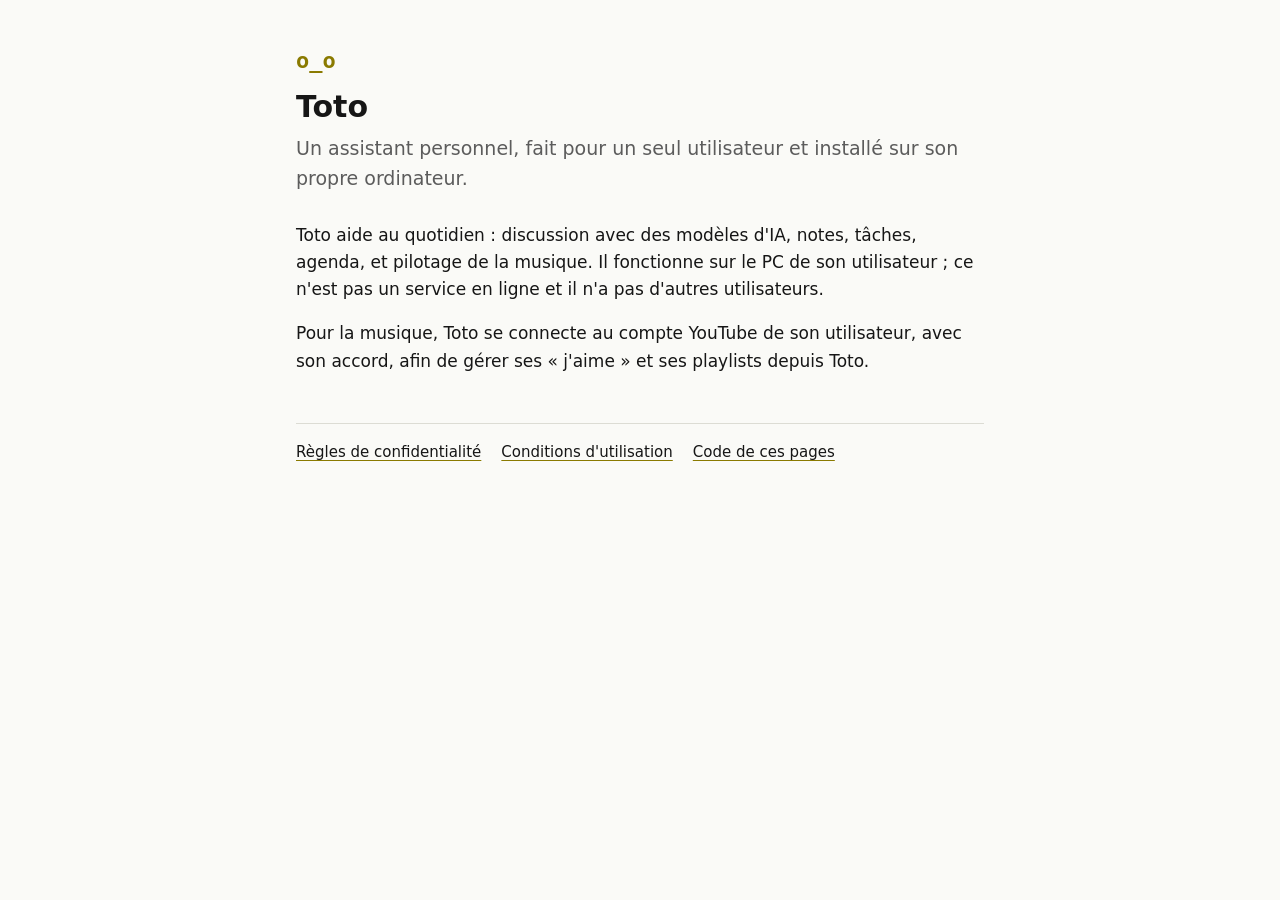
<file: index.html>
<!doctype html>
<html lang="fr">
<head>
<meta charset="utf-8">
<meta name="viewport" content="width=device-width, initial-scale=1">
<title>Toto</title>
<meta name="description" content="Toto, un assistant personnel qui fonctionne sur le PC de son utilisateur.">
<link rel="stylesheet" href="style.css">
</head>
<body>
<main>
  <p class="face" aria-hidden="true">o_o</p>
  <h1>Toto</h1>
  <p class="lead">Un assistant personnel, fait pour un seul utilisateur et installé sur son propre ordinateur.</p>
  <p>Toto aide au quotidien : discussion avec des modèles d'IA, notes, tâches, agenda, et pilotage de la musique.
    Il fonctionne sur le PC de son utilisateur ; ce n'est pas un service en ligne et il n'a pas d'autres utilisateurs.</p>
  <p>Pour la musique, Toto se connecte au compte YouTube de son utilisateur, avec son accord, afin de gérer ses
    « j'aime » et ses playlists depuis Toto.</p>
  <nav>
    <a href="confidentialite.html">Règles de confidentialité</a>
    <a href="conditions.html">Conditions d'utilisation</a>
    <a href="https://github.com/jcommej/toto-legal">Code de ces pages</a>
  </nav>
</main>
</body>
</html>
</file>
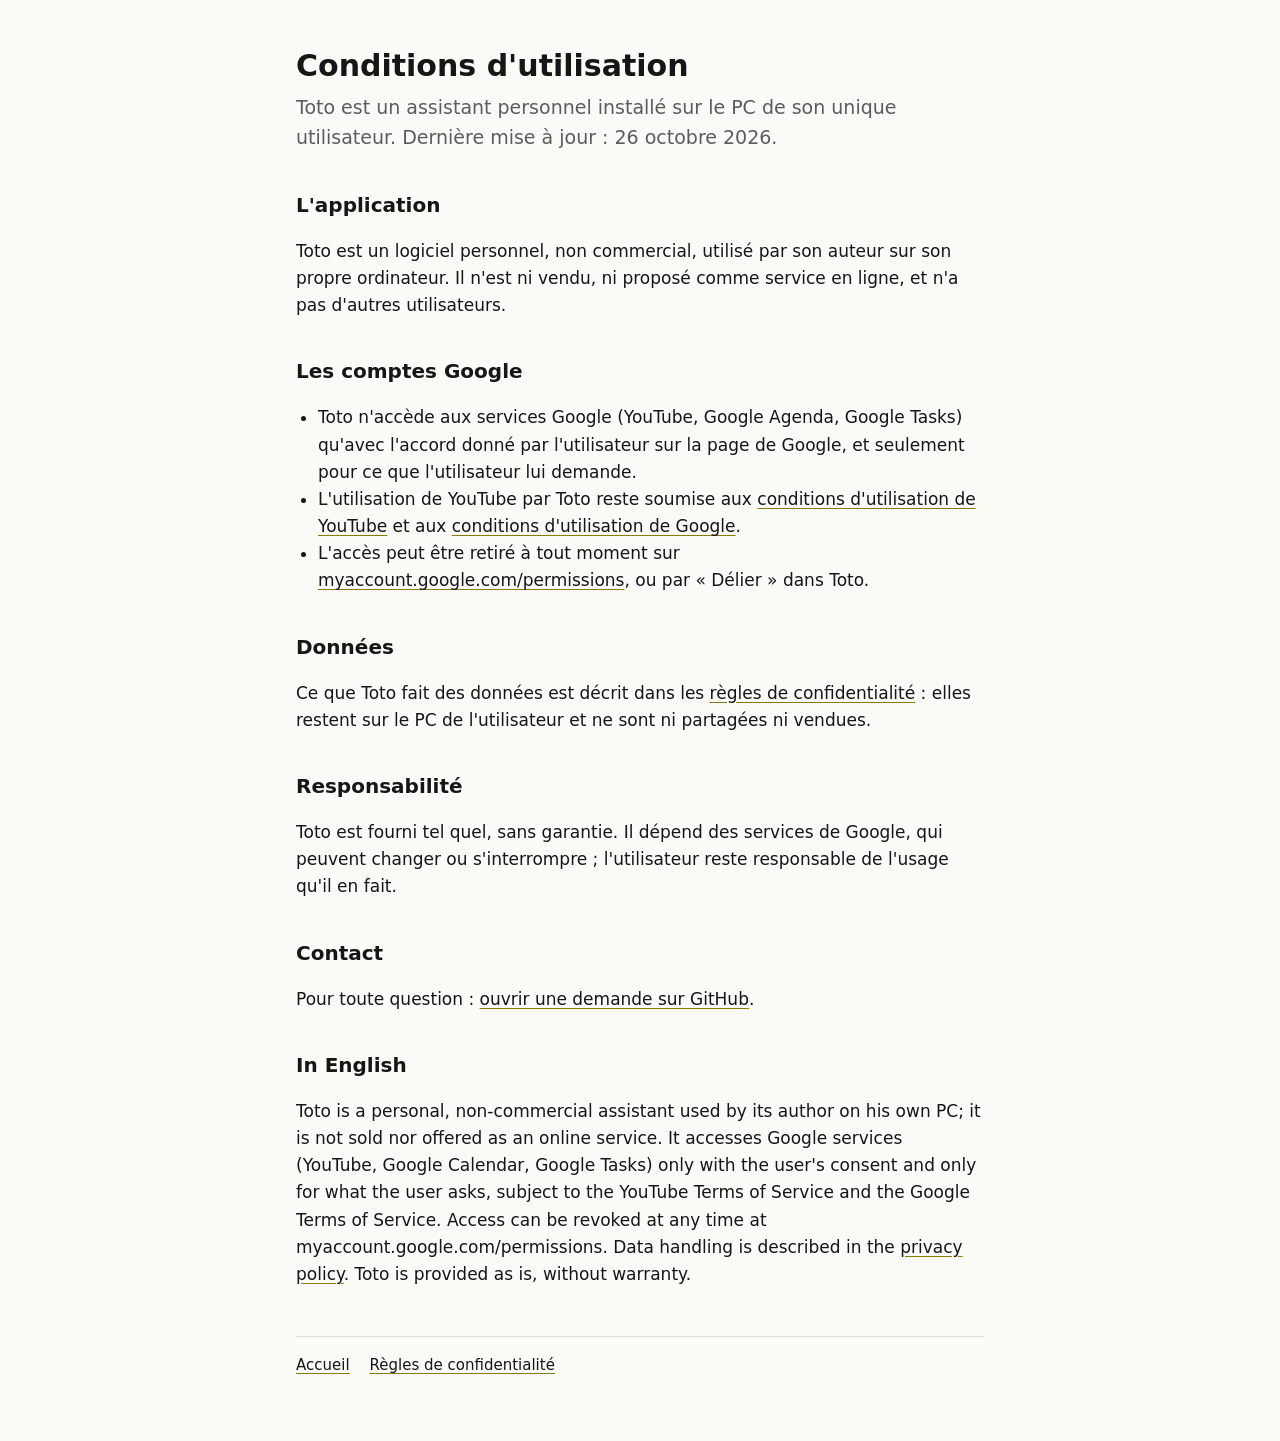
<file: conditions.html>
<!doctype html>
<html lang="fr">
<head>
<meta charset="utf-8">
<meta name="viewport" content="width=device-width, initial-scale=1">
<title>Conditions d'utilisation · Toto</title>
<meta name="description" content="Conditions d'utilisation de Toto, assistant personnel installé sur le PC de son utilisateur.">
<link rel="stylesheet" href="style.css">
</head>
<body>
<main>
  <h1>Conditions d'utilisation</h1>
  <p class="lead">Toto est un assistant personnel installé sur le PC de son unique utilisateur. Dernière mise à jour :
    26 octobre 2026.</p>

  <h2>L'application</h2>
  <p>Toto est un logiciel personnel, non commercial, utilisé par son auteur sur son propre ordinateur. Il n'est ni
    vendu, ni proposé comme service en ligne, et n'a pas d'autres utilisateurs.</p>

  <h2>Les comptes Google</h2>
  <ul>
    <li>Toto n'accède aux services Google (YouTube, Google Agenda, Google Tasks) qu'avec l'accord donné par
      l'utilisateur sur la page de Google, et seulement pour ce que l'utilisateur lui demande.</li>
    <li>L'utilisation de YouTube par Toto reste soumise aux
      <a href="https://www.youtube.com/t/terms">conditions d'utilisation de YouTube</a> et aux
      <a href="https://policies.google.com/terms">conditions d'utilisation de Google</a>.</li>
    <li>L'accès peut être retiré à tout moment sur
      <a href="https://myaccount.google.com/permissions">myaccount.google.com/permissions</a>, ou par « Délier » dans
      Toto.</li>
  </ul>

  <h2>Données</h2>
  <p>Ce que Toto fait des données est décrit dans les <a href="confidentialite.html">règles de confidentialité</a> :
    elles restent sur le PC de l'utilisateur et ne sont ni partagées ni vendues.</p>

  <h2>Responsabilité</h2>
  <p>Toto est fourni tel quel, sans garantie. Il dépend des services de Google, qui peuvent changer ou s'interrompre ;
    l'utilisateur reste responsable de l'usage qu'il en fait.</p>

  <h2>Contact</h2>
  <p>Pour toute question : <a href="https://github.com/jcommej/toto-legal/issues">ouvrir une demande sur GitHub</a>.</p>

  <h2 lang="en">In English</h2>
  <p lang="en">Toto is a personal, non-commercial assistant used by its author on his own PC; it is not sold nor offered
    as an online service. It accesses Google services (YouTube, Google Calendar, Google Tasks) only with the user's
    consent and only for what the user asks, subject to the YouTube Terms of Service and the Google Terms of Service.
    Access can be revoked at any time at myaccount.google.com/permissions. Data handling is described in the
    <a href="confidentialite.html">privacy policy</a>. Toto is provided as is, without warranty.</p>

  <nav><a href="./">Accueil</a><a href="confidentialite.html">Règles de confidentialité</a></nav>
</main>
</body>
</html>
</file>
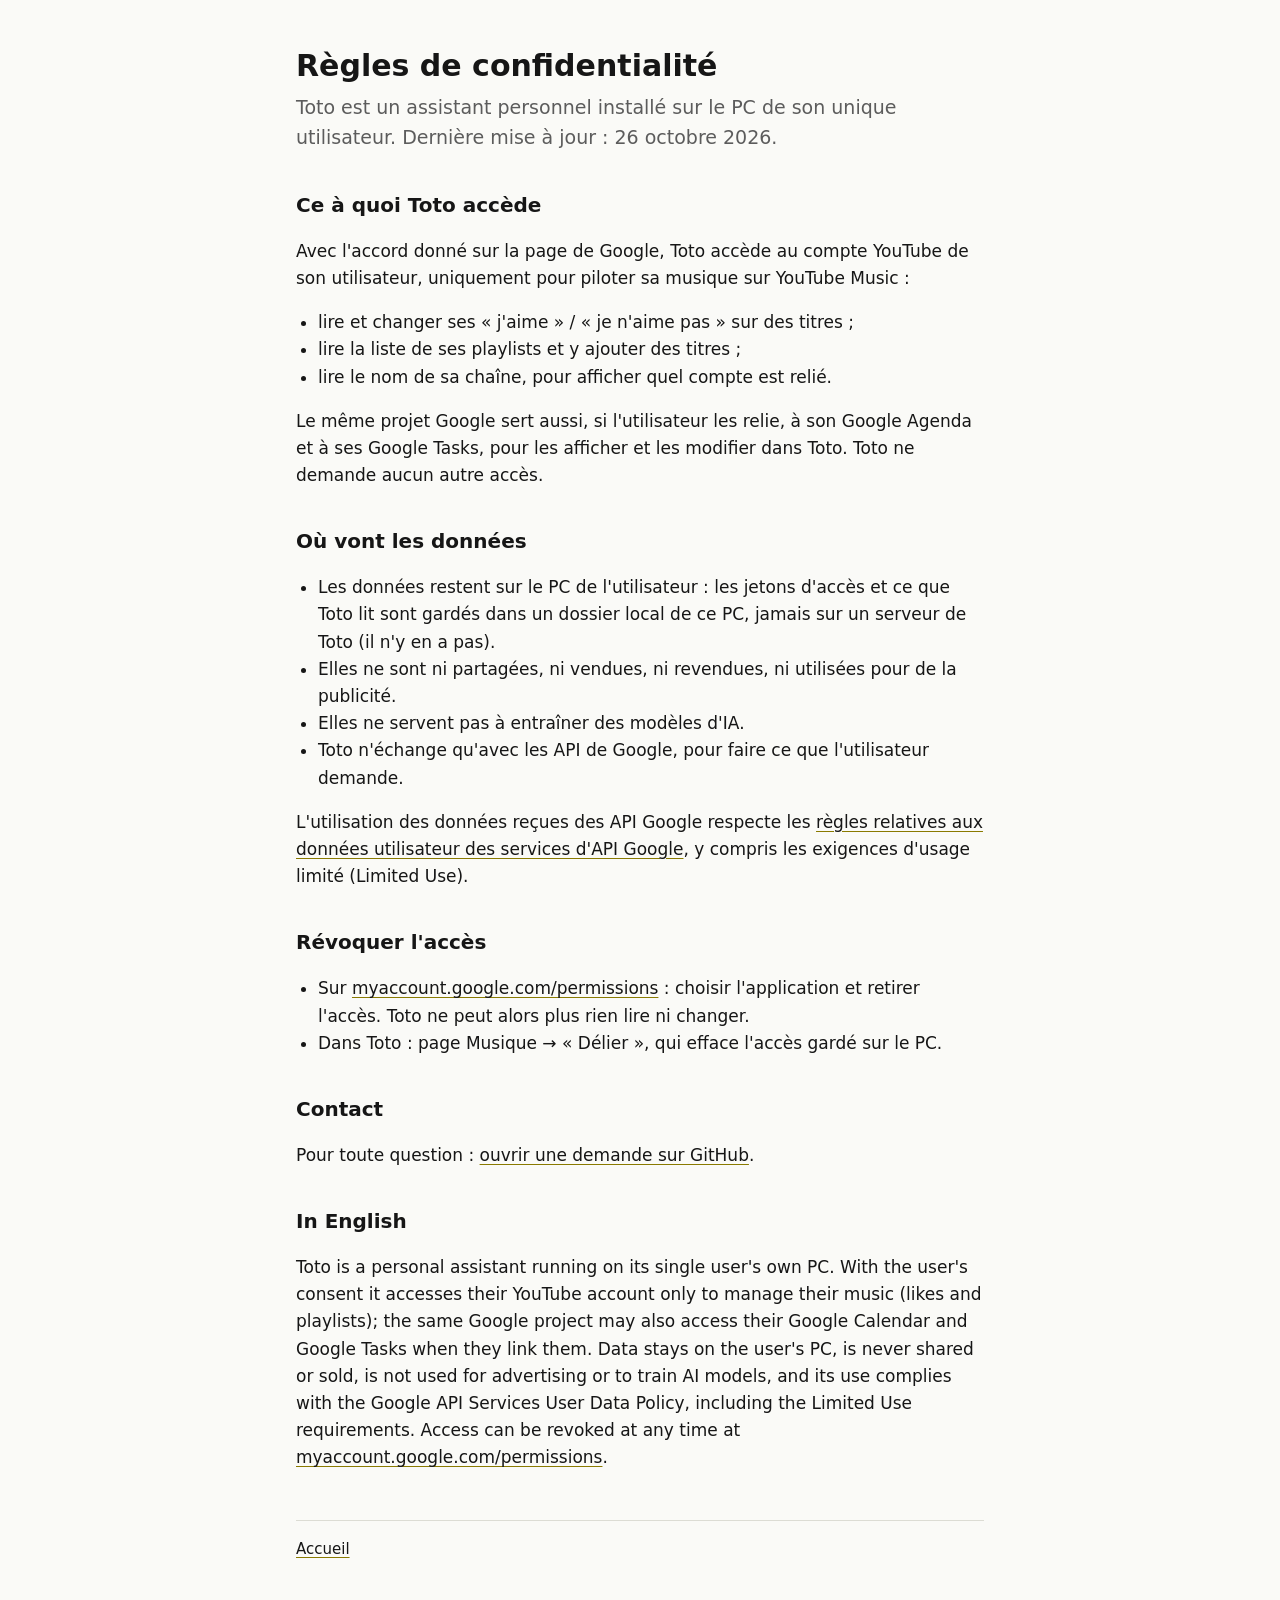
<file: confidentialite.html>
<!doctype html>
<html lang="fr">
<head>
<meta charset="utf-8">
<meta name="viewport" content="width=device-width, initial-scale=1">
<title>Confidentialité · Toto</title>
<meta name="description" content="Règles de confidentialité de Toto : quelles données Google il utilise, où elles restent, comment révoquer l'accès.">
<link rel="stylesheet" href="style.css">
</head>
<body>
<main>
  <h1>Règles de confidentialité</h1>
  <p class="lead">Toto est un assistant personnel installé sur le PC de son unique utilisateur. Dernière mise à jour :
    26 octobre 2026.</p>

  <h2>Ce à quoi Toto accède</h2>
  <p>Avec l'accord donné sur la page de Google, Toto accède au compte YouTube de son utilisateur, uniquement pour
    piloter sa musique sur YouTube Music :</p>
  <ul>
    <li>lire et changer ses « j'aime » / « je n'aime pas » sur des titres ;</li>
    <li>lire la liste de ses playlists et y ajouter des titres ;</li>
    <li>lire le nom de sa chaîne, pour afficher quel compte est relié.</li>
  </ul>
  <p>Le même projet Google sert aussi, si l'utilisateur les relie, à son Google Agenda et à ses Google Tasks, pour les
    afficher et les modifier dans Toto. Toto ne demande aucun autre accès.</p>

  <h2>Où vont les données</h2>
  <ul>
    <li>Les données restent sur le PC de l'utilisateur : les jetons d'accès et ce que Toto lit sont gardés dans un
      dossier local de ce PC, jamais sur un serveur de Toto (il n'y en a pas).</li>
    <li>Elles ne sont ni partagées, ni vendues, ni revendues, ni utilisées pour de la publicité.</li>
    <li>Elles ne servent pas à entraîner des modèles d'IA.</li>
    <li>Toto n'échange qu'avec les API de Google, pour faire ce que l'utilisateur demande.</li>
  </ul>
  <p>L'utilisation des données reçues des API Google respecte les
    <a href="https://developers.google.com/terms/api-services-user-data-policy">règles relatives aux données
    utilisateur des services d'API Google</a>, y compris les exigences d'usage limité (Limited Use).</p>

  <h2>Révoquer l'accès</h2>
  <ul>
    <li>Sur <a href="https://myaccount.google.com/permissions">myaccount.google.com/permissions</a> : choisir l'application
      et retirer l'accès. Toto ne peut alors plus rien lire ni changer.</li>
    <li>Dans Toto : page Musique → « Délier », qui efface l'accès gardé sur le PC.</li>
  </ul>

  <h2>Contact</h2>
  <p>Pour toute question : <a href="https://github.com/jcommej/toto-legal/issues">ouvrir une demande sur GitHub</a>.</p>

  <h2 lang="en">In English</h2>
  <p lang="en">Toto is a personal assistant running on its single user's own PC. With the user's consent it accesses
    their YouTube account only to manage their music (likes and playlists); the same Google project may also access
    their Google Calendar and Google Tasks when they link them. Data stays on the user's PC, is never shared or sold,
    is not used for advertising or to train AI models, and its use complies with the Google API Services User Data
    Policy, including the Limited Use requirements. Access can be revoked at any time at
    <a href="https://myaccount.google.com/permissions">myaccount.google.com/permissions</a>.</p>

  <nav><a href="./">Accueil</a></nav>
</main>
</body>
</html>
</file>
<file: style.css>
:root { --bg: #fafaf7; --text: #161616; --dim: #5c5c5c; --line: #dcdcd4; --accent: #8a7a00; }
@media (prefers-color-scheme: dark) {
  :root { --bg: #0d0d0d; --text: #f2f2f2; --dim: #a0a0a0; --line: #2a2a2a; --accent: #fff200; }
}
* { box-sizing: border-box; }
body { margin: 0; background: var(--bg); color: var(--text); font: 17px/1.6 system-ui, "Segoe UI", sans-serif; }
main { max-width: 720px; margin: 0 auto; padding: 48px 16px 64px; }
h1 { font-size: 30px; line-height: 1.2; margin: 0 0 8px; }
h2 { font-size: 20px; margin: 36px 0 8px; }
p, li { color: var(--text); }
.lead { color: var(--dim); font-size: 19px; margin: 0 0 28px; }
.face { font: 600 22px ui-monospace, Consolas, monospace; color: var(--accent); margin: 0 0 16px; }
a { color: inherit; text-decoration-color: var(--accent); text-underline-offset: 3px; }
nav { display: flex; gap: 20px; flex-wrap: wrap; border-top: 1px solid var(--line); margin-top: 48px; padding-top: 16px; font-size: 15px; }
small, .dim { color: var(--dim); }
ul { padding-left: 22px; }
</file>
